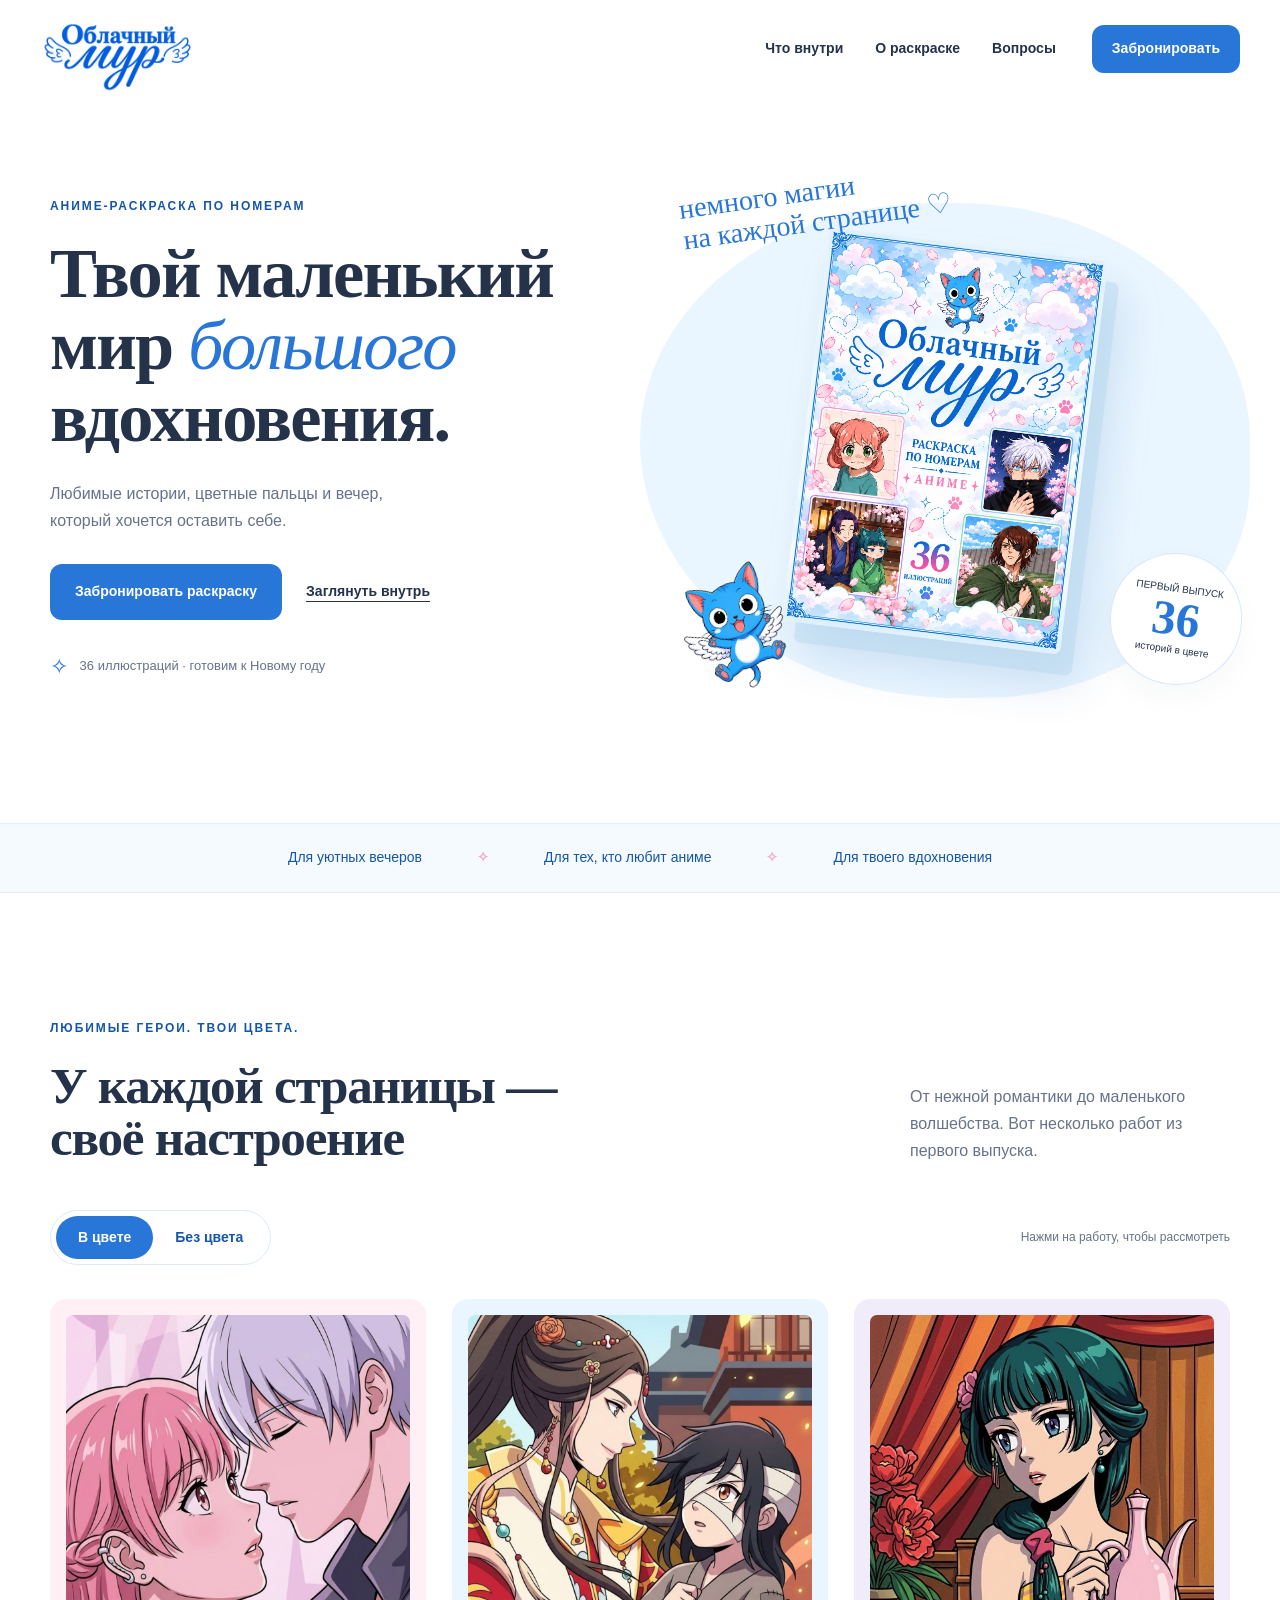
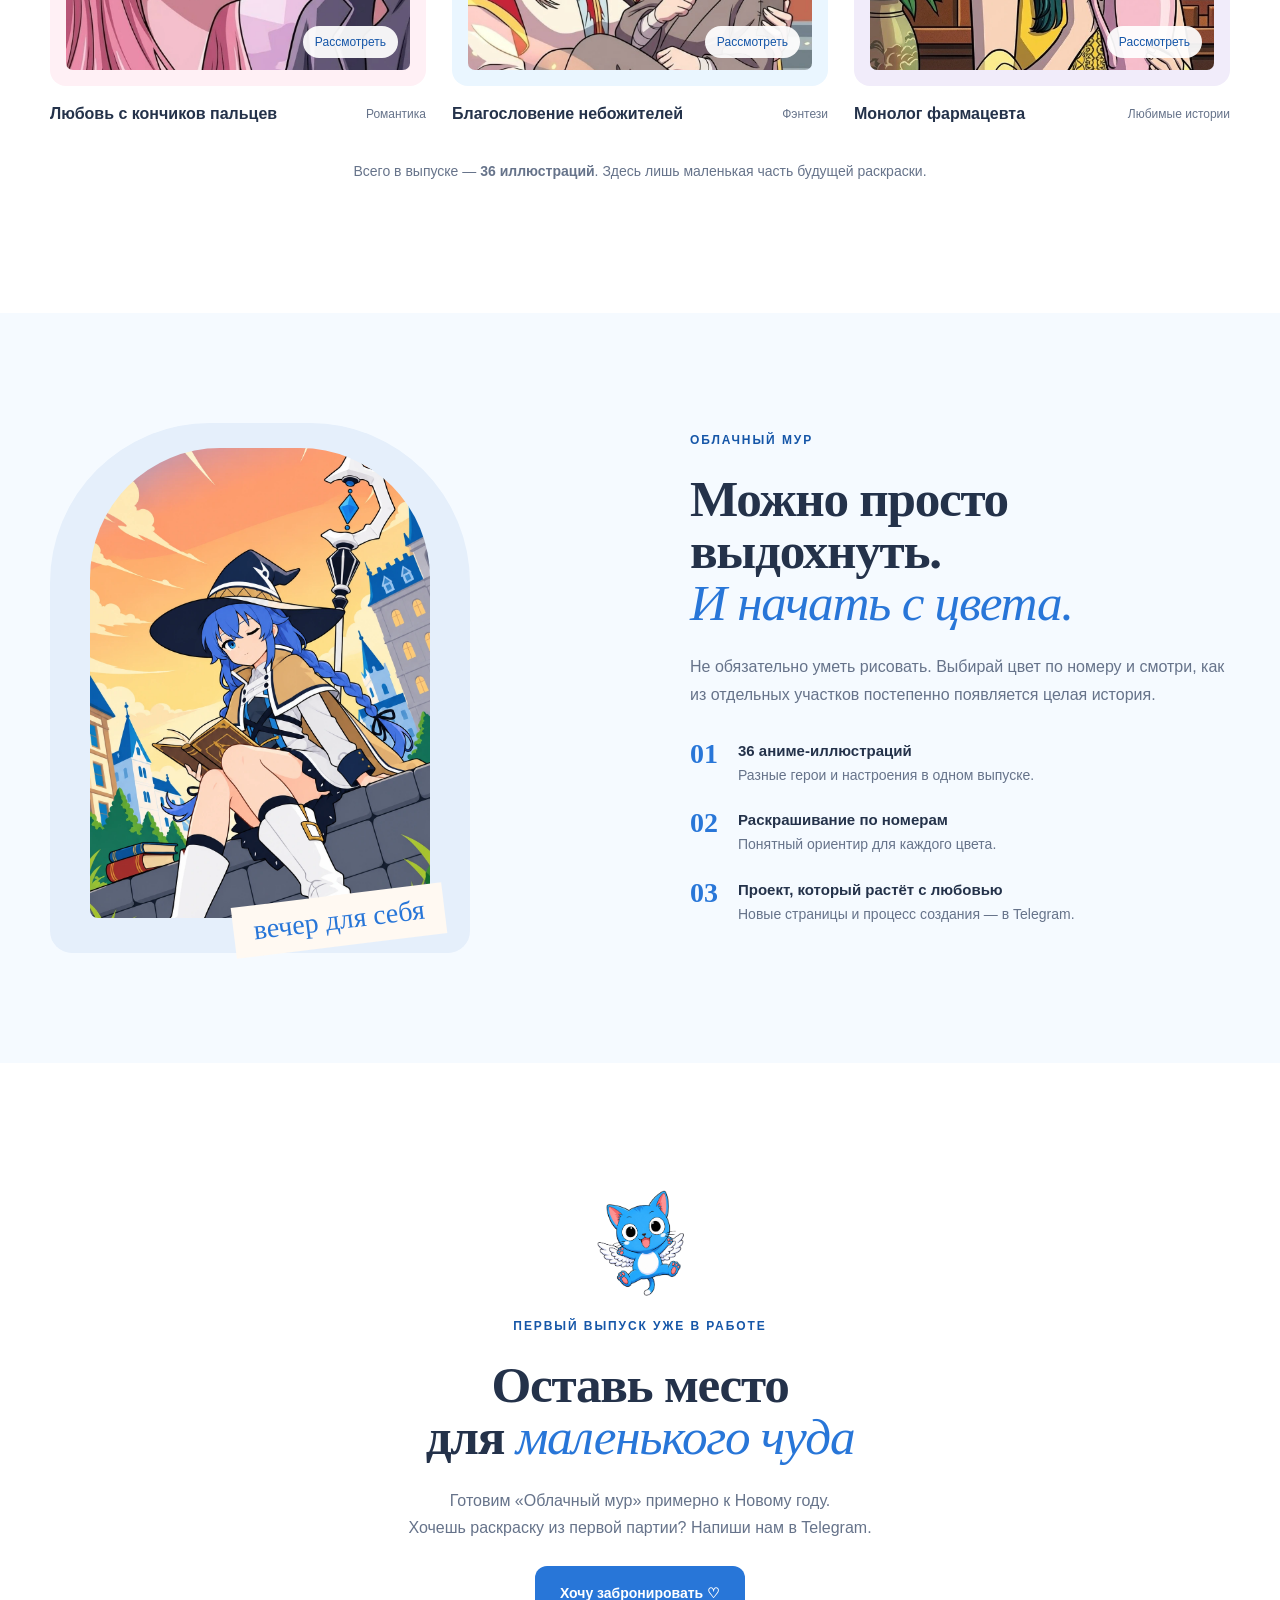
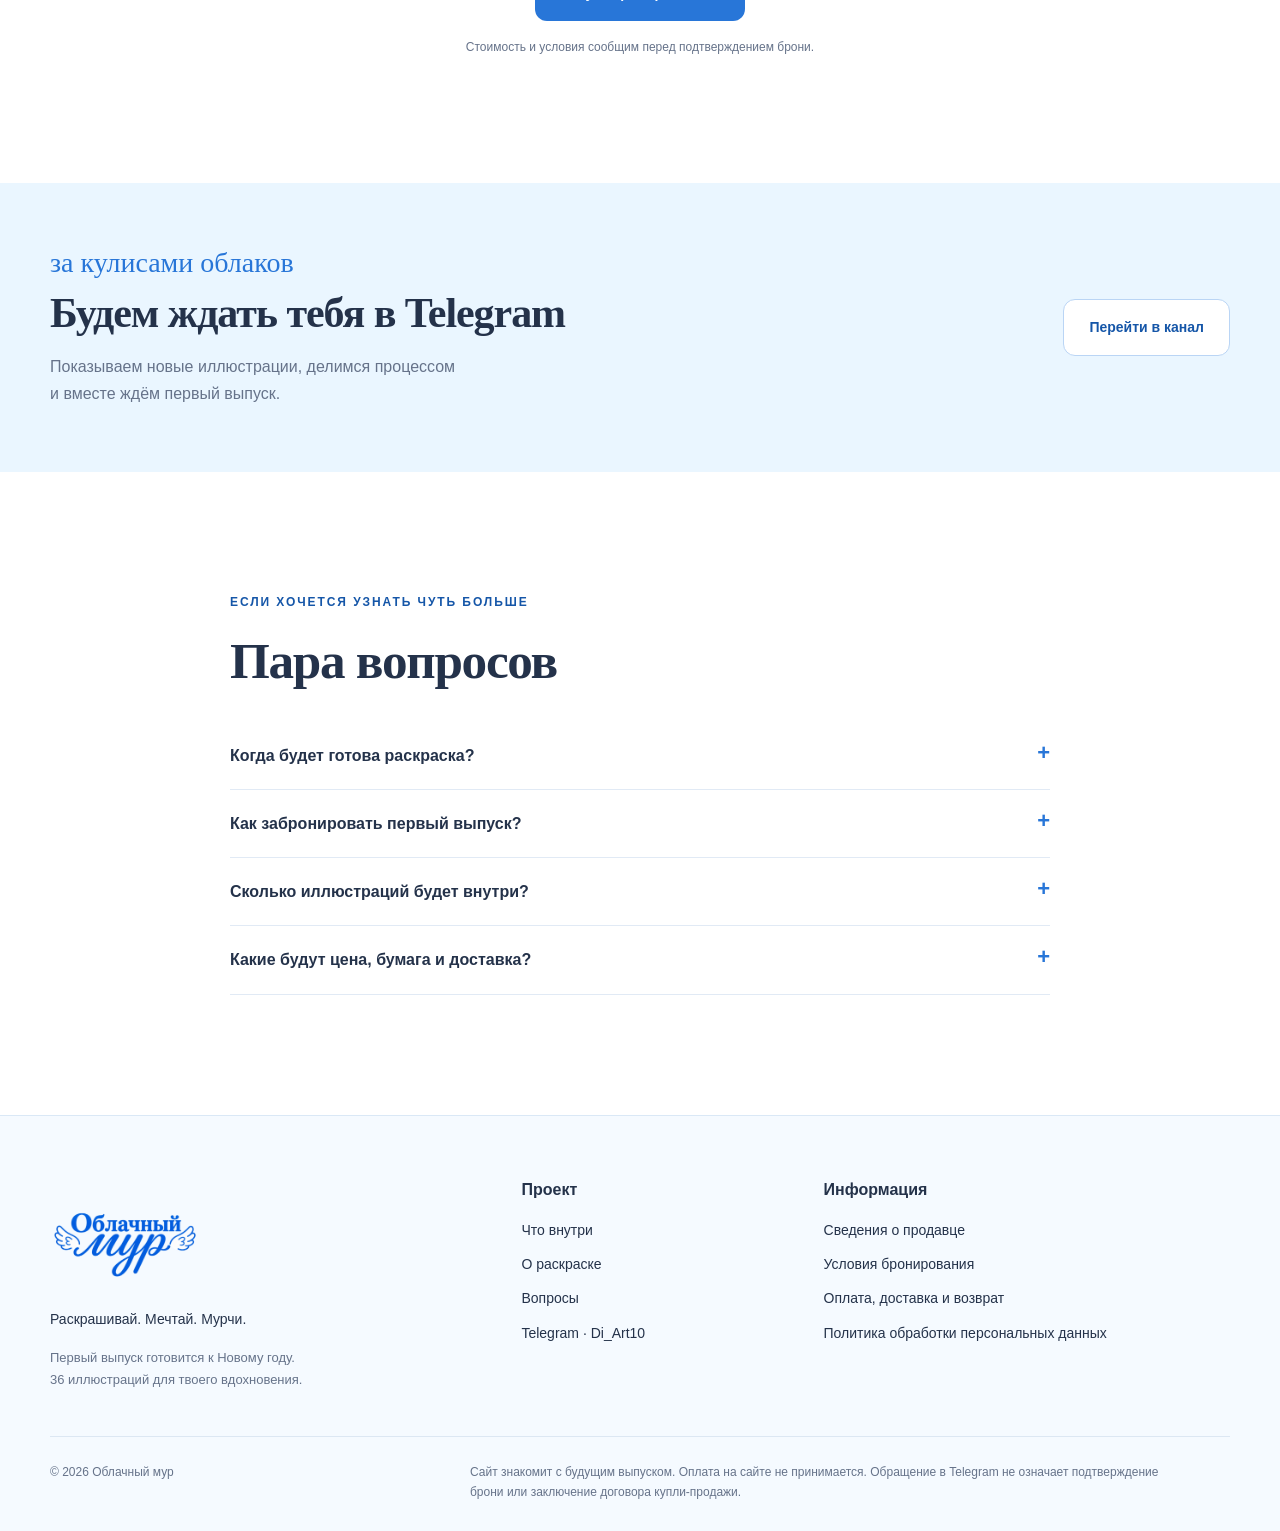
<file: index.html>
<!doctype html>
<html lang="ru"><head><meta charset="utf-8"><meta name="viewport" content="width=device-width,initial-scale=1"><meta name="theme-color" content="#EAF6FF"><title>Облачный мур — аниме-раскраска по номерам</title><meta name="description" content="36 аниме-иллюстраций для уютных вечеров. Первый выпуск «Облачного мура» готовится к Новому году. Посмотрите страницы и узнайте о бронировании."><link rel="icon" href="cat.webp"><link rel="stylesheet" href="style.css"></head>
<body><a class="skip" href="#main">К содержимому</a>
<header class="header"><a href="#" class="brand" aria-label="Облачный мур — главная"><img src="logo.webp" alt="Облачный мур"></a><button class="menu-toggle" aria-expanded="false" aria-controls="navigation">Меню</button><nav id="navigation" aria-label="Главная навигация"><a href="#inside">Что внутри</a><a href="#about">О раскраске</a><a href="#questions">Вопросы</a></nav><a class="button small" href="#reserve">Забронировать</a></header>
<main id="main"><section class="hero wrap"><div class="hero-copy"><span class="eyebrow">АНИМЕ-РАСКРАСКА ПО НОМЕРАМ</span><h1>Твой маленький<br>мир <em>большого</em><br>вдохновения.</h1><p>Любимые истории, цветные пальцы и вечер, который хочется оставить себе.</p><div class="actions"><a class="button" href="#reserve">Забронировать раскраску</a><a class="text-link" href="#inside">Заглянуть внутрь</a></div><div class="hero-note"><span class="mini-star">✧</span> 36 иллюстраций · готовим к Новому году</div></div><div class="hero-art"><div class="halo"></div><span class="handwriting hero-script">немного магии<br>на каждой странице ♡</span><img class="cover" src="cover.webp" alt="Обложка аниме-раскраски «Облачный мур», 36 иллюстраций" fetchpriority="high"><img class="mascot" src="cat.webp" alt="Голубой крылатый котик — маскот проекта"><span class="edition">ПЕРВЫЙ ВЫПУСК<br><strong>36</strong> историй в цвете</span></div></section>
<div class="ribbon"><span>Для уютных вечеров</span><b>✧</b><span>Для тех, кто любит аниме</span><b>✧</b><span>Для твоего вдохновения</span></div>
<section id="inside" class="gallery-section wrap"><div class="section-top"><div><span class="eyebrow">ЛЮБИМЫЕ ГЕРОИ. ТВОИ ЦВЕТА.</span><h2>У каждой страницы —<br>своё настроение</h2></div><p>От нежной романтики до маленького волшебства. Вот несколько работ из первого выпуска.</p></div><div class="gallery-toolbar"><div class="switch" role="group" aria-label="Вид иллюстраций"><button class="active" data-view="color" aria-pressed="true">В цвете</button><button data-view="line" aria-pressed="false">Без цвета</button></div><span>Нажми на работу, чтобы рассмотреть</span></div>
<div class="gallery"><button class="art-card" data-color="romance" data-line="romance-line" data-title="Любовь с кончиков пальцев"><div class="picture"><img src="romance.webp" alt="Романтическая аниме-иллюстрация" loading="lazy"><span class="zoom">Рассмотреть</span></div><span class="card-caption"><strong>Любовь с кончиков пальцев</strong><small>Романтика</small></span></button><button class="art-card" data-color="heaven" data-line="heaven-line" data-title="Благословение небожителей"><div class="picture"><img src="heaven.webp" alt="Герои «Благословения небожителей»" loading="lazy"><span class="zoom">Рассмотреть</span></div><span class="card-caption"><strong>Благословение небожителей</strong><small>Фэнтези</small></span></button><button class="art-card" data-color="maomao" data-line="maomao-line" data-title="Монолог фармацевта"><div class="picture"><img src="maomao.webp" alt="Мао-Мао в интерьере дворца" loading="lazy"><span class="zoom">Рассмотреть</span></div><span class="card-caption"><strong>Монолог фармацевта</strong><small>Любимые истории</small></span></button></div><p class="gallery-foot">Всего в выпуске — <strong>36 иллюстраций</strong>. Здесь лишь маленькая часть будущей раскраски.</p></section>
<section id="about" class="about"><div class="wrap about-grid"><div class="about-photo"><img src="witch.webp" alt="Синеволосая ведьма на фоне закатного города" loading="lazy"><span class="handwriting">вечер для себя</span></div><div><span class="eyebrow">ОБЛАЧНЫЙ МУР</span><h2>Можно просто<br>выдохнуть.<br><em>И начать с цвета.</em></h2><p>Не обязательно уметь рисовать. Выбирай цвет по номеру и смотри, как из отдельных участков постепенно появляется целая история.</p><div class="features"><div><span>01</span><p><strong>36 аниме-иллюстраций</strong><br>Разные герои и настроения в одном выпуске.</p></div><div><span>02</span><p><strong>Раскрашивание по номерам</strong><br>Понятный ориентир для каждого цвета.</p></div><div><span>03</span><p><strong>Проект, который растёт с любовью</strong><br>Новые страницы и процесс создания — в Telegram.</p></div></div></div></div></section>
<section id="reserve" class="reserve wrap"><img src="cat.webp" alt="" loading="lazy"><span class="eyebrow">ПЕРВЫЙ ВЫПУСК УЖЕ В РАБОТЕ</span><h2>Оставь место<br>для <em>маленького чуда</em></h2><p>Готовим «Облачный мур» примерно к Новому году.<br>Хочешь раскраску из первой партии? Напиши нам в Telegram.</p><button class="button" id="reserve-button">Хочу забронировать ♡</button><span class="reserve-note">Стоимость и условия сообщим перед подтверждением брони.</span></section>
<section class="telegram"><div class="wrap telegram-inner"><div><span class="handwriting">за кулисами облаков</span><h2>Будем ждать тебя в Telegram</h2><p>Показываем новые иллюстрации, делимся процессом<br>и вместе ждём первый выпуск.</p></div><a class="button secondary" href="https://t.me/Di_Art10" target="_blank" rel="noopener noreferrer">Перейти в канал</a></div></section>
<section id="questions" class="faq wrap"><span class="eyebrow">ЕСЛИ ХОЧЕТСЯ УЗНАТЬ ЧУТЬ БОЛЬШЕ</span><h2>Пара вопросов</h2><details><summary>Когда будет готова раскраска?</summary><p>Ориентируемся на Новый год — начало 2027 года. Точную дату и новости подготовки опубликуем в Telegram.</p></details><details><summary>Как забронировать первый выпуск?</summary><p>Нажми «Хочу забронировать», скопируй подготовленное сообщение и отправь его в Telegram. Бронь будет оформлена после личного подтверждения.</p></details><details><summary>Сколько иллюстраций будет внутри?</summary><p>В первом выпуске планируется 36 иллюстраций в аниме-эстетике. В галерее можно посмотреть цветные примеры и незакрашенные страницы.</p></details><details><summary>Какие будут цена, бумага и доставка?</summary><p>Эти детали ещё уточняются. Расскажем о них в канале до подтверждения бронирования.</p></details></section>
</main><footer class="site-footer"><div class="wrap"><div class="footer-grid"><div><a class="brand" href="index.html"><img src="logo.webp" alt="Облачный мур"></a><p class="footer-tagline">Раскрашивай. Мечтай. Мурчи.</p><p class="footer-note">Первый выпуск готовится к Новому году.<br>36 иллюстраций для твоего вдохновения.</p></div><div><h3>Проект</h3><a href="index.html#inside">Что внутри</a><a href="index.html#about">О раскраске</a><a href="index.html#questions">Вопросы</a><a href="https://t.me/Di_Art10" target="_blank" rel="noopener noreferrer">Telegram · Di_Art10</a></div><div><h3>Информация</h3><a href="seller.html">Сведения о продавце</a><a href="reservation.html">Условия бронирования</a><a href="delivery.html">Оплата, доставка и возврат</a><a href="privacy.html">Политика обработки персональных данных</a></div></div><div class="footer-bottom"><span>© 2026 Облачный мур</span><p>Сайт знакомит с будущим выпуском. Оплата на сайте не принимается. Обращение в Telegram не означает подтверждение брони или заключение договора купли-продажи.</p></div></div></footer>
<dialog id="art-dialog"><button class="close" aria-label="Закрыть просмотр">×</button><h3></h3><img alt=""><button class="button secondary" id="dialog-switch">Посмотреть без цвета</button></dialog>
<dialog id="reserve-dialog"><button class="close" aria-label="Закрыть">×</button><span class="eyebrow">ДО ВСТРЕЧИ В TELEGRAM</span><h2>Твоя первая<br>страница истории</h2><p>Скопируй сообщение и отправь его в Telegram. Мы обсудим детали и подтвердим бронь лично.</p><textarea id="message" readonly aria-label="Сообщение для бронирования">Здравствуйте! Хочу забронировать первый выпуск раскраски «Облачный мур» с 36 иллюстрациями. Подскажите, пожалуйста, стоимость и условия 🤍</textarea><button class="button" id="copy">Скопировать сообщение</button><a class="button secondary" href="https://t.me/Di_Art10" target="_blank" rel="noopener noreferrer">Открыть Telegram</a><p class="status" role="status"></p></dialog>
<script src="script.js"></script></body></html>
</file>
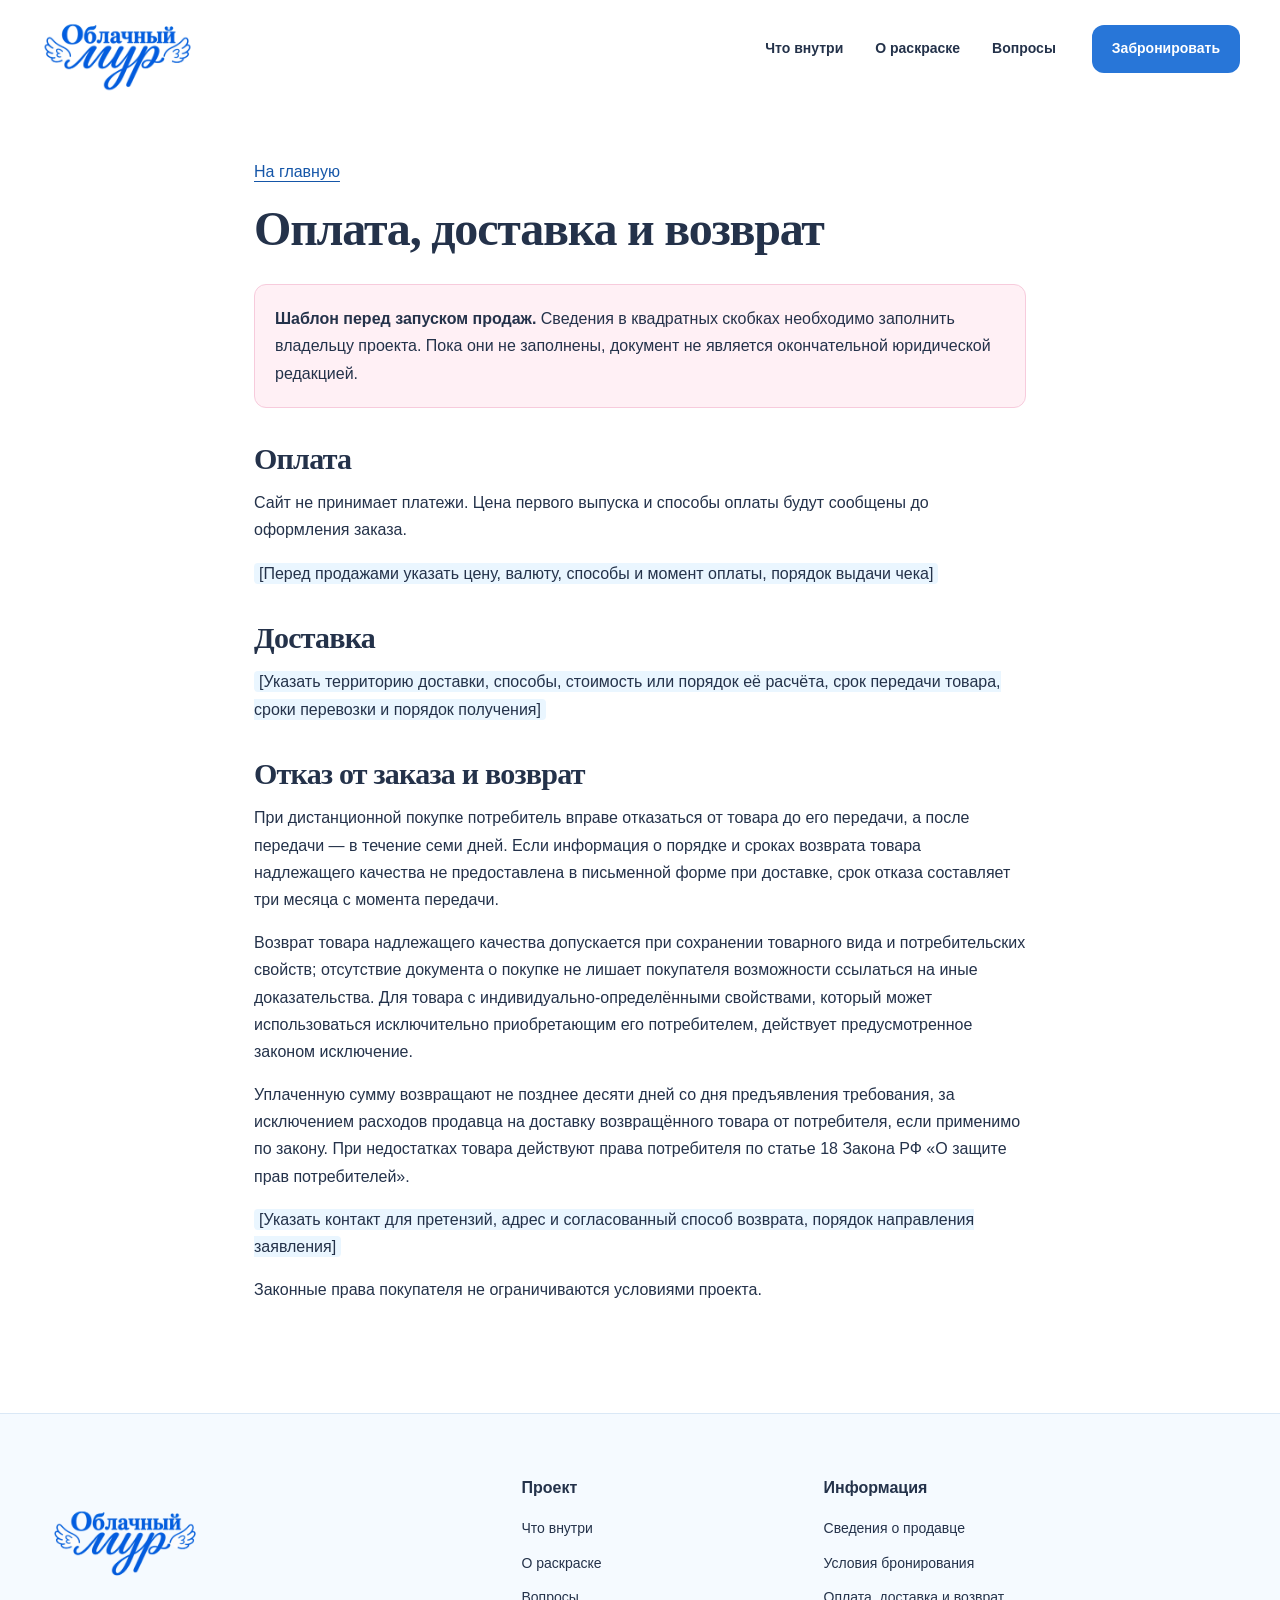
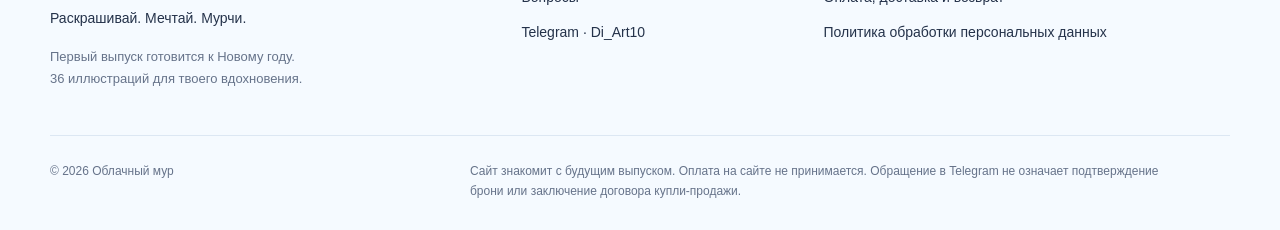
<file: delivery.html>
<!doctype html><html lang="ru"><head><meta charset="utf-8"><meta name="viewport" content="width=device-width,initial-scale=1"><title>Оплата, доставка и возврат — Облачный мур</title><meta name="robots" content="noindex"><link rel="icon" href="cat.webp"><link rel="stylesheet" href="style.css"></head><body><header class="header"><a href="index.html" class="brand" aria-label="Облачный мур — главная"><img src="logo.webp" alt="Облачный мур"></a><button class="menu-toggle" aria-expanded="false" aria-controls="navigation">Меню</button><nav id="navigation" aria-label="Главная навигация"><a href="index.html#inside">Что внутри</a><a href="index.html#about">О раскраске</a><a href="index.html#questions">Вопросы</a></nav><a class="button small" href="index.html#reserve">Забронировать</a></header><main class="legal-page"><a href="index.html">На главную</a><h1>Оплата, доставка и возврат</h1><p class="draft-note"><strong>Шаблон перед запуском продаж.</strong> Сведения в квадратных скобках необходимо заполнить владельцу проекта. Пока они не заполнены, документ не является окончательной юридической редакцией.</p><h2>Оплата</h2><p>Сайт не принимает платежи. Цена первого выпуска и способы оплаты будут сообщены до оформления заказа.</p><p><span class="field">[Перед продажами указать цену, валюту, способы и момент оплаты, порядок выдачи чека]</span></p><h2>Доставка</h2><p><span class="field">[Указать территорию доставки, способы, стоимость или порядок её расчёта, срок передачи товара, сроки перевозки и порядок получения]</span></p><h2>Отказ от заказа и возврат</h2><p>При дистанционной покупке потребитель вправе отказаться от товара до его передачи, а после передачи — в течение семи дней. Если информация о порядке и сроках возврата товара надлежащего качества не предоставлена в письменной форме при доставке, срок отказа составляет три месяца с момента передачи.</p><p>Возврат товара надлежащего качества допускается при сохранении товарного вида и потребительских свойств; отсутствие документа о покупке не лишает покупателя возможности ссылаться на иные доказательства. Для товара с индивидуально-определёнными свойствами, который может использоваться исключительно приобретающим его потребителем, действует предусмотренное законом исключение.</p><p>Уплаченную сумму возвращают не позднее десяти дней со дня предъявления требования, за исключением расходов продавца на доставку возвращённого товара от потребителя, если применимо по закону. При недостатках товара действуют права потребителя по статье 18 Закона РФ «О защите прав потребителей».</p><p><span class="field">[Указать контакт для претензий, адрес и согласованный способ возврата, порядок направления заявления]</span></p><p>Законные права покупателя не ограничиваются условиями проекта.</p></main><footer class="site-footer"><div class="wrap"><div class="footer-grid"><div><a class="brand" href="index.html"><img src="logo.webp" alt="Облачный мур"></a><p class="footer-tagline">Раскрашивай. Мечтай. Мурчи.</p><p class="footer-note">Первый выпуск готовится к Новому году.<br>36 иллюстраций для твоего вдохновения.</p></div><div><h3>Проект</h3><a href="index.html#inside">Что внутри</a><a href="index.html#about">О раскраске</a><a href="index.html#questions">Вопросы</a><a href="https://t.me/Di_Art10" target="_blank" rel="noopener noreferrer">Telegram · Di_Art10</a></div><div><h3>Информация</h3><a href="seller.html">Сведения о продавце</a><a href="reservation.html">Условия бронирования</a><a href="delivery.html">Оплата, доставка и возврат</a><a href="privacy.html">Политика обработки персональных данных</a></div></div><div class="footer-bottom"><span>© 2026 Облачный мур</span><p>Сайт знакомит с будущим выпуском. Оплата на сайте не принимается. Обращение в Telegram не означает подтверждение брони или заключение договора купли-продажи.</p></div></div></footer><script>const b=document.querySelector('.menu-toggle'),n=document.querySelector('#navigation');b.addEventListener('click',()=>{const o=b.getAttribute('aria-expanded')!=='true';b.setAttribute('aria-expanded',String(o));n.classList.toggle('open',o)});</script></body></html>
</file>
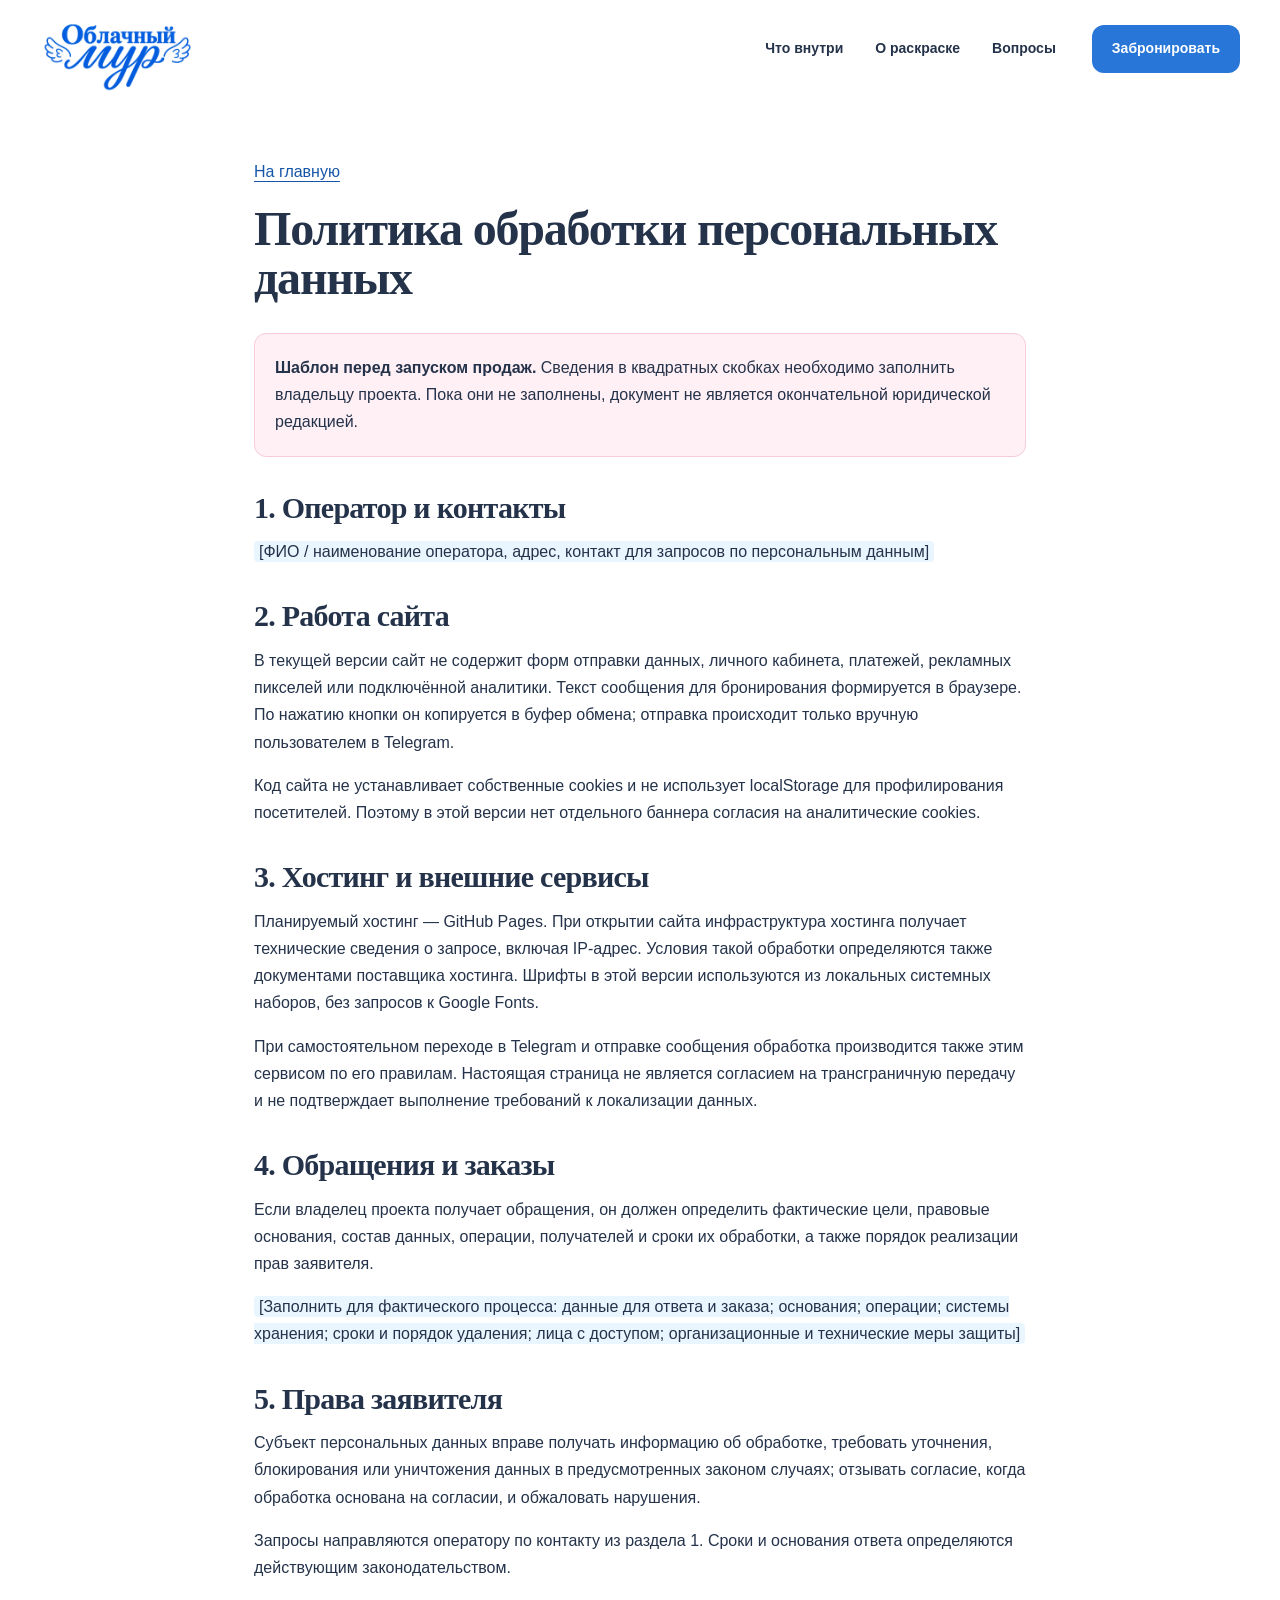
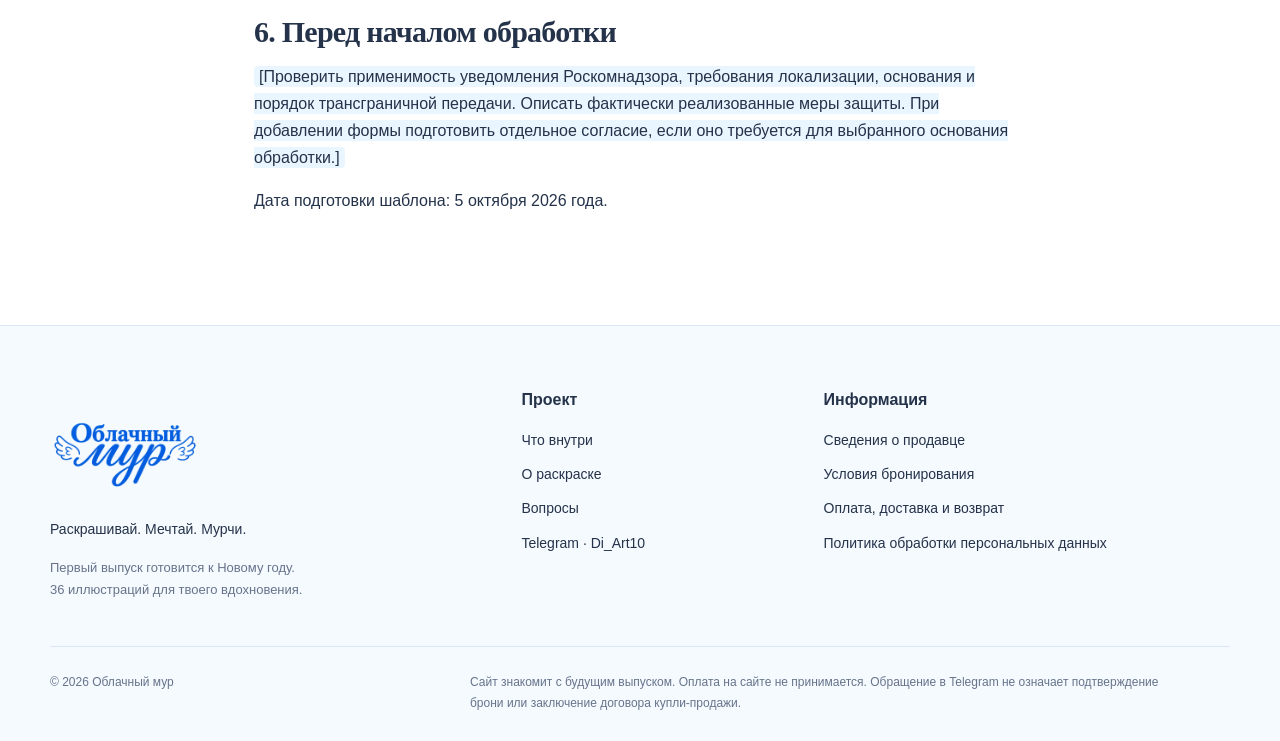
<file: privacy.html>
<!doctype html><html lang="ru"><head><meta charset="utf-8"><meta name="viewport" content="width=device-width,initial-scale=1"><title>Политика обработки персональных данных — Облачный мур</title><meta name="robots" content="noindex"><link rel="icon" href="cat.webp"><link rel="stylesheet" href="style.css"></head><body><header class="header"><a href="index.html" class="brand" aria-label="Облачный мур — главная"><img src="logo.webp" alt="Облачный мур"></a><button class="menu-toggle" aria-expanded="false" aria-controls="navigation">Меню</button><nav id="navigation" aria-label="Главная навигация"><a href="index.html#inside">Что внутри</a><a href="index.html#about">О раскраске</a><a href="index.html#questions">Вопросы</a></nav><a class="button small" href="index.html#reserve">Забронировать</a></header><main class="legal-page"><a href="index.html">На главную</a><h1>Политика обработки персональных данных</h1><p class="draft-note"><strong>Шаблон перед запуском продаж.</strong> Сведения в квадратных скобках необходимо заполнить владельцу проекта. Пока они не заполнены, документ не является окончательной юридической редакцией.</p><h2>1. Оператор и контакты</h2><p><span class="field">[ФИО / наименование оператора, адрес, контакт для запросов по персональным данным]</span></p><h2>2. Работа сайта</h2><p>В текущей версии сайт не содержит форм отправки данных, личного кабинета, платежей, рекламных пикселей или подключённой аналитики. Текст сообщения для бронирования формируется в браузере. По нажатию кнопки он копируется в буфер обмена; отправка происходит только вручную пользователем в Telegram.</p><p>Код сайта не устанавливает собственные cookies и не использует localStorage для профилирования посетителей. Поэтому в этой версии нет отдельного баннера согласия на аналитические cookies.</p><h2>3. Хостинг и внешние сервисы</h2><p>Планируемый хостинг — GitHub Pages. При открытии сайта инфраструктура хостинга получает технические сведения о запросе, включая IP-адрес. Условия такой обработки определяются также документами поставщика хостинга. Шрифты в этой версии используются из локальных системных наборов, без запросов к Google Fonts.</p><p>При самостоятельном переходе в Telegram и отправке сообщения обработка производится также этим сервисом по его правилам. Настоящая страница не является согласием на трансграничную передачу и не подтверждает выполнение требований к локализации данных.</p><h2>4. Обращения и заказы</h2><p>Если владелец проекта получает обращения, он должен определить фактические цели, правовые основания, состав данных, операции, получателей и сроки их обработки, а также порядок реализации прав заявителя.</p><p><span class="field">[Заполнить для фактического процесса: данные для ответа и заказа; основания; операции; системы хранения; сроки и порядок удаления; лица с доступом; организационные и технические меры защиты]</span></p><h2>5. Права заявителя</h2><p>Субъект персональных данных вправе получать информацию об обработке, требовать уточнения, блокирования или уничтожения данных в предусмотренных законом случаях; отзывать согласие, когда обработка основана на согласии, и обжаловать нарушения.</p><p>Запросы направляются оператору по контакту из раздела 1. Сроки и основания ответа определяются действующим законодательством.</p><h2>6. Перед началом обработки</h2><p><span class="field">[Проверить применимость уведомления Роскомнадзора, требования локализации, основания и порядок трансграничной передачи. Описать фактически реализованные меры защиты. При добавлении формы подготовить отдельное согласие, если оно требуется для выбранного основания обработки.]</span></p><p>Дата подготовки шаблона: 5 октября 2026 года.</p></main><footer class="site-footer"><div class="wrap"><div class="footer-grid"><div><a class="brand" href="index.html"><img src="logo.webp" alt="Облачный мур"></a><p class="footer-tagline">Раскрашивай. Мечтай. Мурчи.</p><p class="footer-note">Первый выпуск готовится к Новому году.<br>36 иллюстраций для твоего вдохновения.</p></div><div><h3>Проект</h3><a href="index.html#inside">Что внутри</a><a href="index.html#about">О раскраске</a><a href="index.html#questions">Вопросы</a><a href="https://t.me/Di_Art10" target="_blank" rel="noopener noreferrer">Telegram · Di_Art10</a></div><div><h3>Информация</h3><a href="seller.html">Сведения о продавце</a><a href="reservation.html">Условия бронирования</a><a href="delivery.html">Оплата, доставка и возврат</a><a href="privacy.html">Политика обработки персональных данных</a></div></div><div class="footer-bottom"><span>© 2026 Облачный мур</span><p>Сайт знакомит с будущим выпуском. Оплата на сайте не принимается. Обращение в Telegram не означает подтверждение брони или заключение договора купли-продажи.</p></div></div></footer><script>const b=document.querySelector('.menu-toggle'),n=document.querySelector('#navigation');b.addEventListener('click',()=>{const o=b.getAttribute('aria-expanded')!=='true';b.setAttribute('aria-expanded',String(o));n.classList.toggle('open',o)});</script></body></html>
</file>
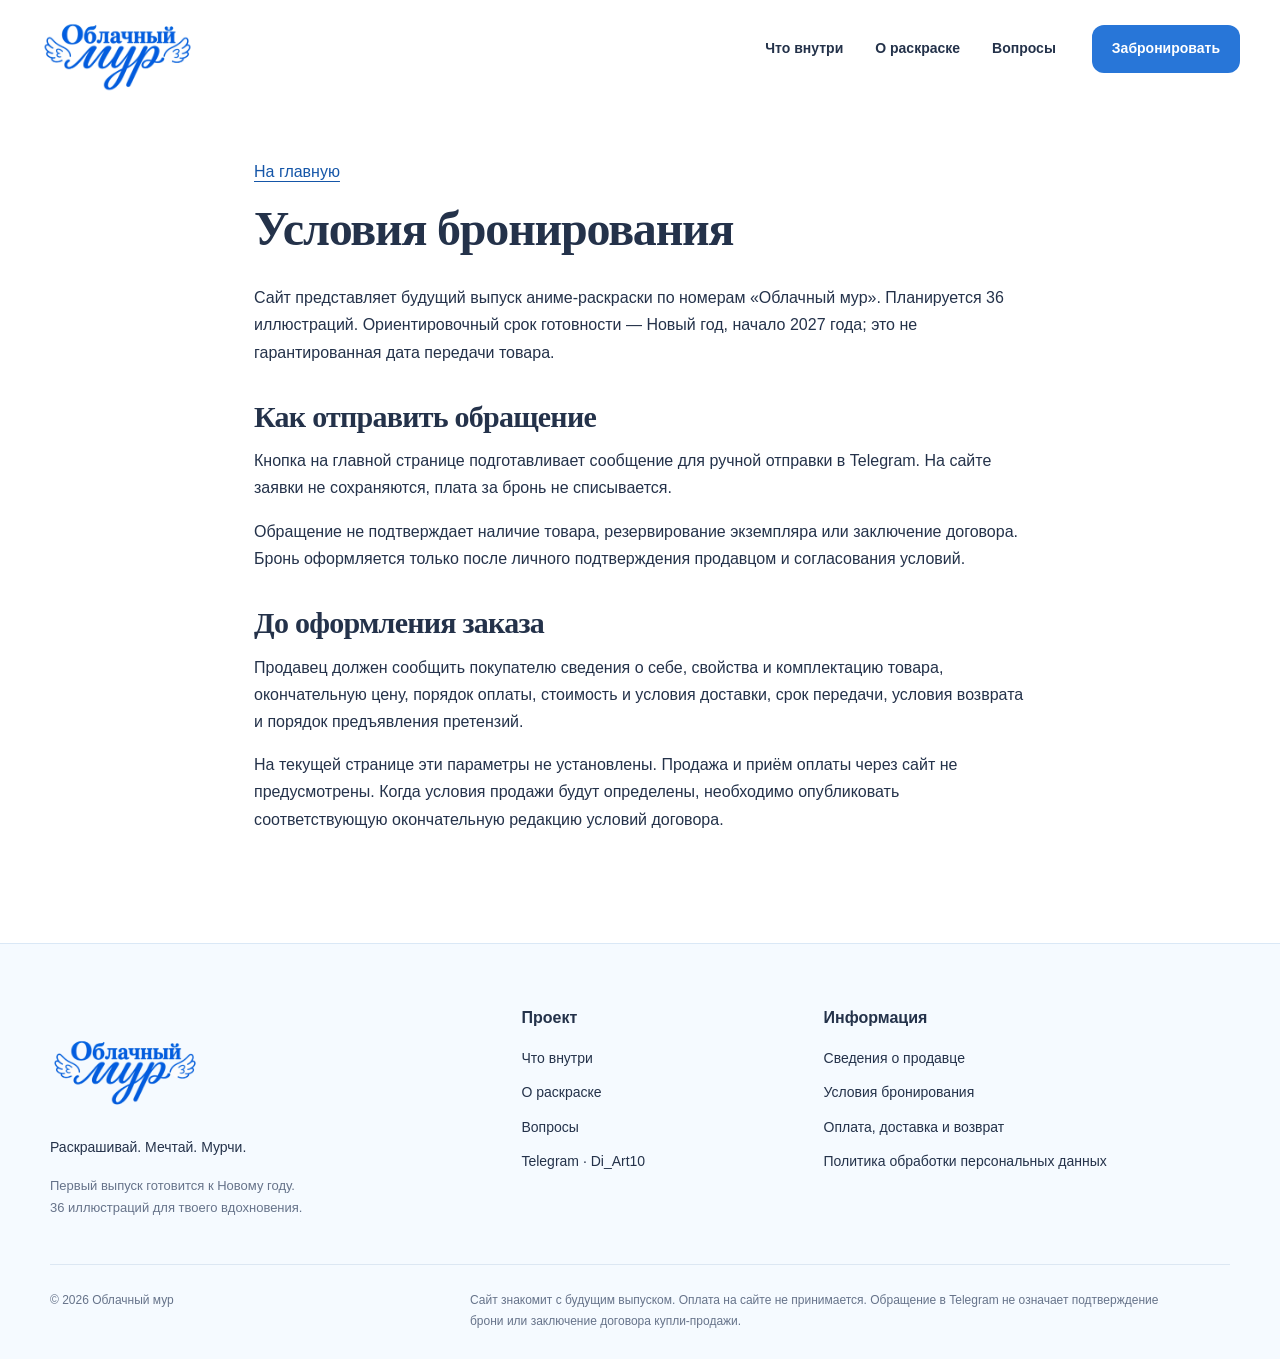
<file: reservation.html>
<!doctype html><html lang="ru"><head><meta charset="utf-8"><meta name="viewport" content="width=device-width,initial-scale=1"><title>Условия бронирования — Облачный мур</title><meta name="robots" content="noindex"><link rel="icon" href="cat.webp"><link rel="stylesheet" href="style.css"></head><body><header class="header"><a href="index.html" class="brand" aria-label="Облачный мур — главная"><img src="logo.webp" alt="Облачный мур"></a><button class="menu-toggle" aria-expanded="false" aria-controls="navigation">Меню</button><nav id="navigation" aria-label="Главная навигация"><a href="index.html#inside">Что внутри</a><a href="index.html#about">О раскраске</a><a href="index.html#questions">Вопросы</a></nav><a class="button small" href="index.html#reserve">Забронировать</a></header><main class="legal-page"><a href="index.html">На главную</a><h1>Условия бронирования</h1><p>Сайт представляет будущий выпуск аниме-раскраски по номерам «Облачный мур». Планируется 36 иллюстраций. Ориентировочный срок готовности — Новый год, начало 2027 года; это не гарантированная дата передачи товара.</p><h2>Как отправить обращение</h2><p>Кнопка на главной странице подготавливает сообщение для ручной отправки в Telegram. На сайте заявки не сохраняются, плата за бронь не списывается.</p><p>Обращение не подтверждает наличие товара, резервирование экземпляра или заключение договора. Бронь оформляется только после личного подтверждения продавцом и согласования условий.</p><h2>До оформления заказа</h2><p>Продавец должен сообщить покупателю сведения о себе, свойства и комплектацию товара, окончательную цену, порядок оплаты, стоимость и условия доставки, срок передачи, условия возврата и порядок предъявления претензий.</p><p>На текущей странице эти параметры не установлены. Продажа и приём оплаты через сайт не предусмотрены. Когда условия продажи будут определены, необходимо опубликовать соответствующую окончательную редакцию условий договора.</p></main><footer class="site-footer"><div class="wrap"><div class="footer-grid"><div><a class="brand" href="index.html"><img src="logo.webp" alt="Облачный мур"></a><p class="footer-tagline">Раскрашивай. Мечтай. Мурчи.</p><p class="footer-note">Первый выпуск готовится к Новому году.<br>36 иллюстраций для твоего вдохновения.</p></div><div><h3>Проект</h3><a href="index.html#inside">Что внутри</a><a href="index.html#about">О раскраске</a><a href="index.html#questions">Вопросы</a><a href="https://t.me/Di_Art10" target="_blank" rel="noopener noreferrer">Telegram · Di_Art10</a></div><div><h3>Информация</h3><a href="seller.html">Сведения о продавце</a><a href="reservation.html">Условия бронирования</a><a href="delivery.html">Оплата, доставка и возврат</a><a href="privacy.html">Политика обработки персональных данных</a></div></div><div class="footer-bottom"><span>© 2026 Облачный мур</span><p>Сайт знакомит с будущим выпуском. Оплата на сайте не принимается. Обращение в Telegram не означает подтверждение брони или заключение договора купли-продажи.</p></div></div></footer><script>const b=document.querySelector('.menu-toggle'),n=document.querySelector('#navigation');b.addEventListener('click',()=>{const o=b.getAttribute('aria-expanded')!=='true';b.setAttribute('aria-expanded',String(o));n.classList.toggle('open',o)});</script></body></html>
</file>
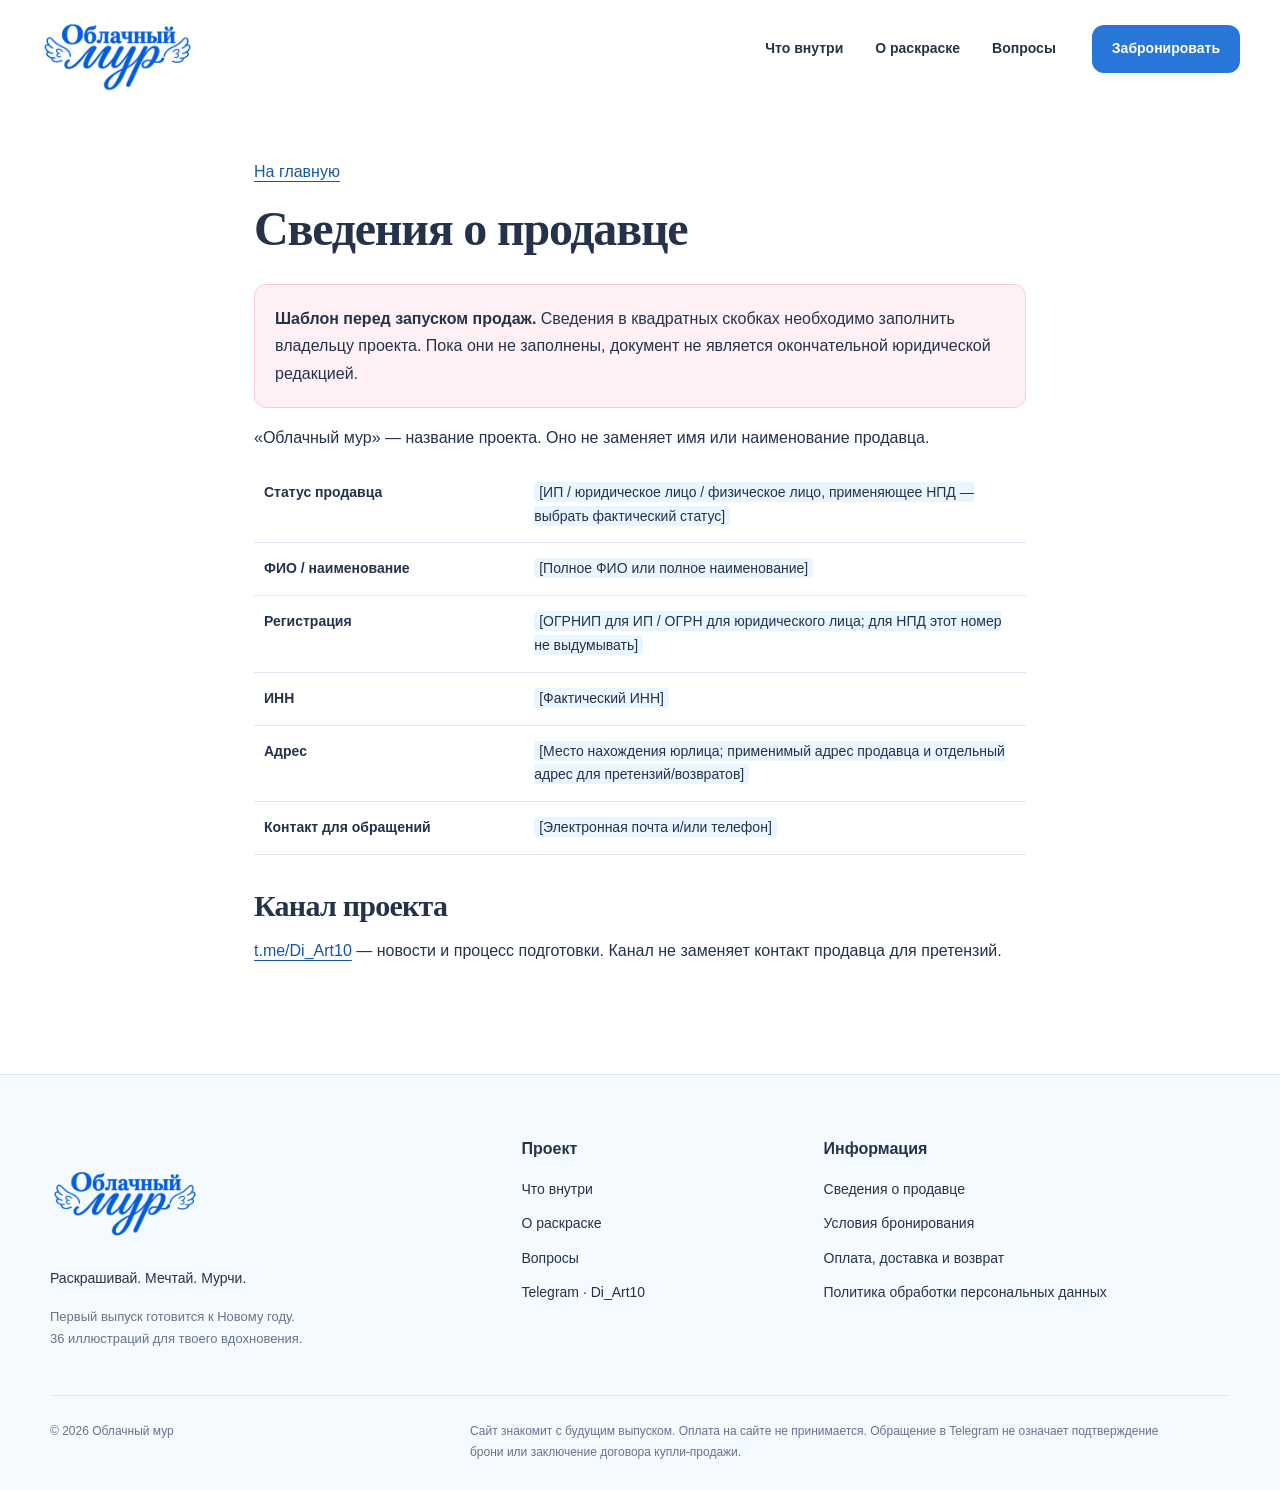
<file: seller.html>
<!doctype html><html lang="ru"><head><meta charset="utf-8"><meta name="viewport" content="width=device-width,initial-scale=1"><title>Сведения о продавце — Облачный мур</title><meta name="robots" content="noindex"><link rel="icon" href="cat.webp"><link rel="stylesheet" href="style.css"></head><body><header class="header"><a href="index.html" class="brand" aria-label="Облачный мур — главная"><img src="logo.webp" alt="Облачный мур"></a><button class="menu-toggle" aria-expanded="false" aria-controls="navigation">Меню</button><nav id="navigation" aria-label="Главная навигация"><a href="index.html#inside">Что внутри</a><a href="index.html#about">О раскраске</a><a href="index.html#questions">Вопросы</a></nav><a class="button small" href="index.html#reserve">Забронировать</a></header><main class="legal-page"><a href="index.html">На главную</a><h1>Сведения о продавце</h1><p class="draft-note"><strong>Шаблон перед запуском продаж.</strong> Сведения в квадратных скобках необходимо заполнить владельцу проекта. Пока они не заполнены, документ не является окончательной юридической редакцией.</p><p>«Облачный мур» — название проекта. Оно не заменяет имя или наименование продавца.</p><table><tr><td>Статус продавца</td><td><span class="field">[ИП / юридическое лицо / физическое лицо, применяющее НПД — выбрать фактический статус]</span></td></tr><tr><td>ФИО / наименование</td><td><span class="field">[Полное ФИО или полное наименование]</span></td></tr><tr><td>Регистрация</td><td><span class="field">[ОГРНИП для ИП / ОГРН для юридического лица; для НПД этот номер не выдумывать]</span></td></tr><tr><td>ИНН</td><td><span class="field">[Фактический ИНН]</span></td></tr><tr><td>Адрес</td><td><span class="field">[Место нахождения юрлица; применимый адрес продавца и отдельный адрес для претензий/возвратов]</span></td></tr><tr><td>Контакт для обращений</td><td><span class="field">[Электронная почта и/или телефон]</span></td></tr></table><h2>Канал проекта</h2><p><a href="https://t.me/Di_Art10" target="_blank" rel="noopener noreferrer">t.me/Di_Art10</a> — новости и процесс подготовки. Канал не заменяет контакт продавца для претензий.</p></main><footer class="site-footer"><div class="wrap"><div class="footer-grid"><div><a class="brand" href="index.html"><img src="logo.webp" alt="Облачный мур"></a><p class="footer-tagline">Раскрашивай. Мечтай. Мурчи.</p><p class="footer-note">Первый выпуск готовится к Новому году.<br>36 иллюстраций для твоего вдохновения.</p></div><div><h3>Проект</h3><a href="index.html#inside">Что внутри</a><a href="index.html#about">О раскраске</a><a href="index.html#questions">Вопросы</a><a href="https://t.me/Di_Art10" target="_blank" rel="noopener noreferrer">Telegram · Di_Art10</a></div><div><h3>Информация</h3><a href="seller.html">Сведения о продавце</a><a href="reservation.html">Условия бронирования</a><a href="delivery.html">Оплата, доставка и возврат</a><a href="privacy.html">Политика обработки персональных данных</a></div></div><div class="footer-bottom"><span>© 2026 Облачный мур</span><p>Сайт знакомит с будущим выпуском. Оплата на сайте не принимается. Обращение в Telegram не означает подтверждение брони или заключение договора купли-продажи.</p></div></div></footer><script>const b=document.querySelector('.menu-toggle'),n=document.querySelector('#navigation');b.addEventListener('click',()=>{const o=b.getAttribute('aria-expanded')!=='true';b.setAttribute('aria-expanded',String(o));n.classList.toggle('open',o)});</script></body></html>
</file>
<file: style.css>
:root{--blue:#2876D8;--deep:#1556A8;--sky:#EAF6FF;--light:#F5FAFF;--pink:#F7A9C4;--pink-bg:#FFF0F5;--lavender:#C8B6F2;--cream:#FFF9F2;--ink:#24324A;--white:#fff}*{box-sizing:border-box}html{scroll-behavior:smooth;scroll-padding-top:110px}body{margin:0;color:var(--ink);background:white;font:16px/1.7 Manrope,Arial,sans-serif}button,a{-webkit-tap-highlight-color:transparent}a{color:inherit;text-decoration:none}button{font:inherit;cursor:pointer}img{display:block;max-width:100%}h1,h2,h3,p{margin:0}h1,h2,h3{font-family:'Cormorant Garamond',Georgia,serif;line-height:1.02;letter-spacing:-.025em;font-weight:600}h1{font-size:clamp(52px,5.5vw,83px)}h2{font-size:clamp(40px,4vw,60px)}em{font-weight:500;color:var(--blue)}.wrap{width:min(1180px,calc(100% - 80px));margin:auto}.eyebrow{display:block;font-size:12px;font-weight:800;letter-spacing:.16em;color:var(--deep);margin-bottom:22px}.header{height:98px;max-width:1320px;margin:auto;padding:16px 40px;display:flex;align-items:center;gap:36px}.brand{width:155px;flex-shrink:0}.brand img{width:100%}.header nav{display:flex;gap:32px;margin-left:auto;font-size:14px;font-weight:600}.header nav a:hover,.text-link:hover{color:var(--blue)}.button{border:0;display:inline-flex;justify-content:center;align-items:center;padding:16px 25px;border-radius:12px;background:var(--blue);color:white;font-weight:700;font-size:14px;transition:background .2s,transform .2s;min-height:50px}.button:hover{background:var(--deep);transform:translateY(-2px)}.small{padding:12px 20px;min-height:44px}.secondary{background:white;color:var(--deep);border:1px solid #bad5f5}.secondary:hover{background:var(--sky)}.menu-toggle{display:none}.hero{display:grid;grid-template-columns:1fr 1fr;align-items:center;min-height:665px;padding:48px 0 70px;gap:40px}.hero-copy>p{max-width:380px;margin:26px 0 30px;color:#66738a}.actions{display:flex;align-items:center;gap:24px;flex-wrap:wrap}.text-link{font-size:14px;text-decoration:underline;text-underline-offset:5px;font-weight:600}.hero-note{font-size:13px;margin-top:28px;color:#66738a}.mini-star{color:var(--blue);font-size:22px;vertical-align:middle;margin-right:8px}.hero-art{position:relative;min-height:545px;display:flex;align-items:center;justify-content:center}.halo{position:absolute;inset:35px -20px 15px;background:var(--sky);border-radius:48% 48% 44% 52%}.cover{width:280px;position:relative;transform:rotate(7deg);border-radius:7px;box-shadow:14px 20px 0 #b8daf080,20px 30px 45px #1556a826}.mascot{position:absolute;width:130px;bottom:20px;left:8px;transform:rotate(-12deg);animation:float 6s ease-in-out infinite}.handwriting{font-family:'Marck Script',cursive;color:var(--blue);font-size:28px;line-height:1.1}.hero-script{position:absolute;top:8px;left:20px;z-index:1;transform:rotate(-8deg)}.edition{position:absolute;right:-12px;bottom:28px;background:white;border:1px solid #dae8fa;box-shadow:0 12px 30px #24324a09;border-radius:50%;width:132px;height:132px;display:flex;flex-direction:column;align-items:center;justify-content:center;text-align:center;font-size:10px;line-height:1.3;transform:rotate(8deg)}.edition strong{font:600 48px/1 'Cormorant Garamond',serif;color:var(--blue)}.ribbon{background:var(--light);border-block:1px solid #e2edf8;display:flex;justify-content:center;gap:55px;padding:22px;font-size:14px;color:var(--deep)}.ribbon b{color:var(--pink)}.gallery-section{padding:95px 0}.section-top{display:flex;justify-content:space-between;align-items:flex-end;gap:30px}.section-top>p{max-width:320px;color:#66738a}.gallery-toolbar{display:flex;justify-content:space-between;align-items:center;margin:36px 0 25px;gap:20px}.gallery-toolbar>span{font-size:12px;color:#66738a}.switch{display:flex;border:1px solid #dce9f8;border-radius:50px;padding:5px}.switch button{border:0;background:transparent;border-radius:50px;padding:10px 22px;font-size:14px;color:var(--deep);font-weight:600}.switch button.active{background:var(--blue);color:white}.gallery{display:grid;grid-template-columns:repeat(3,1fr);gap:26px}.art-card{border:0;background:transparent;text-align:left;padding:0;color:var(--ink)}.picture{background:var(--pink-bg);padding:16px;border-radius:16px;position:relative;overflow:hidden}.art-card:nth-child(2) .picture{background:var(--sky)}.art-card:nth-child(3) .picture{background:#f1ecfa}.picture img{width:100%;height:355px;object-fit:cover;border-radius:7px;transition:transform .5s}.art-card:hover img{transform:scale(1.035)}.zoom{position:absolute;bottom:28px;right:28px;background:#ffffffed;padding:6px 12px;border-radius:30px;font-size:12px;color:var(--deep)}.card-caption{display:flex;justify-content:space-between;align-items:center;margin-top:14px;gap:10px}.card-caption strong{font-size:16px}.card-caption small{font-size:12px;color:#66738a}.gallery-foot{text-align:center;margin-top:32px;color:#66738a;font-size:14px}.about{background:var(--light);padding:85px 0}.about-grid{display:grid;grid-template-columns:1fr 1fr;gap:100px;align-items:center}.about-photo{position:relative;padding:25px 40px 35px;background:#e5effb;border-radius:160px 160px 22px 22px;max-width:420px}.about-photo img{max-height:470px;width:100%;object-fit:cover;border-radius:130px 130px 8px 8px}.about-photo .handwriting{position:absolute;bottom:8px;right:25px;transform:rotate(-7deg);background:var(--cream);padding:10px 20px}.about-grid>div>p{color:#66738a;margin-top:24px}.features{margin-top:30px}.features>div{display:flex;gap:20px;margin:20px 0}.features>div>span{color:var(--blue);font:600 28px 'Cormorant Garamond',serif}.features p{font-size:14px;color:#66738a}.features strong{color:var(--ink);font-size:15px}.reserve{text-align:center;padding:95px 0;position:relative}.reserve>img{width:110px;margin:0 auto 18px}.reserve p{margin:24px 0;color:#66738a}.reserve-note{display:block;font-size:12px;color:#66738a;margin-top:16px}.telegram{background:var(--sky);padding:50px 0}.telegram-inner{display:flex;align-items:center;justify-content:space-between;gap:30px}.telegram h2{font-size:42px;margin:12px 0 18px}.telegram p{color:#66738a}.faq{padding:85px 0;max-width:820px}.faq h2{margin-bottom:35px}.faq details{border-bottom:1px solid #e1eaf5;padding:20px 0}.faq summary{cursor:pointer;font-weight:600;list-style:none;display:flex;justify-content:space-between;gap:20px}.faq summary:after{content:'+';color:var(--blue);font-size:22px;line-height:1}.faq details[open] summary:after{content:'−'}.faq details p{margin-top:14px;color:#66738a}footer{border-top:1px solid #e1eaf5;display:flex;align-items:center;gap:30px;padding:30px 0;font-size:13px}footer .brand{width:130px}footer small{margin-left:auto}dialog{border:1px solid #dce9f8;border-radius:20px;padding:35px;width:min(520px,calc(100% - 32px));color:var(--ink);max-height:90vh;overflow:auto;box-shadow:0 24px 100px #24324a30}dialog::backdrop{background:#1b2e4e99;backdrop-filter:blur(5px)}.close{position:absolute;right:12px;top:8px;border:0;background:white;color:var(--deep);font-size:30px;min-width:44px;min-height:44px;border-radius:50%}dialog h2{font-size:43px}dialog p{margin:18px 0;color:#66738a}dialog .button{width:100%;margin-top:10px}textarea{width:100%;min-height:135px;resize:vertical;border:1px solid #cbdcf1;background:var(--light);border-radius:10px;padding:14px;color:var(--ink);font:14px/1.7 Manrope,Arial,sans-serif}#art-dialog{width:min(670px,calc(100% - 32px));text-align:center}#art-dialog h3{font-size:32px;margin-bottom:15px}#art-dialog img{max-height:65vh;object-fit:contain;margin:auto}.status{font-size:14px}.skip{position:fixed;top:-100px;left:15px;background:white;z-index:10;padding:10px}.skip:focus{top:10px}:focus-visible{outline:3px solid var(--deep);outline-offset:5px}body.modal-open{overflow:hidden}@keyframes float{50%{transform:translateY(-10px) rotate(-8deg)}}
@media(min-width:1450px){.hero{min-height:730px}}@media(max-width:1000px){.wrap{width:calc(100% - 48px)}.header{padding-inline:24px;gap:24px}.header nav{gap:18px}.hero{gap:20px;min-height:610px}.hero-art{min-height:480px}.cover{width:230px}.mascot{width:100px;left:0}.edition{width:110px;height:110px;right:0}.hero-script{font-size:24px;left:0}.ribbon{gap:25px}.picture img{height:280px}.card-caption{display:block}.card-caption small{display:block;margin-top:3px}.about-grid{gap:45px}.about-photo{padding-inline:25px}footer{gap:20px}}
@media(max-width:700px){html{scroll-padding-top:90px}.wrap{width:calc(100% - 36px)}.header{height:80px;padding:12px 18px;gap:10px;position:relative}.brand{width:115px}.header>.button{margin-left:auto;padding:10px 12px;font-size:12px}.menu-toggle{display:block;background:white;border:0;font-size:13px;padding:10px;order:3}.header nav{display:none;position:absolute;z-index:5;top:75px;left:18px;right:18px;background:white;padding:20px;box-shadow:0 12px 35px #24324a20;border-radius:12px;flex-direction:column}.header nav.open{display:flex}.hero{grid-template-columns:1fr;padding:35px 0 45px;gap:20px}.hero h1{font-size:58px}.hero-copy>p{margin:20px 0 24px}.eyebrow{font-size:11px;letter-spacing:.12em;margin-bottom:18px}.hero-art{min-height:450px;width:min(430px,100%);margin:auto}.cover{width:225px}.halo{inset:38px 0 10px}.hero-script{top:4px;left:5px}.mascot{bottom:8px;left:0}.edition{bottom:16px;right:0}.ribbon{flex-wrap:wrap;gap:8px 16px;padding:18px;font-size:12px}.ribbon b{display:none}.gallery-section{padding:55px 0}.section-top{display:block}.section-top>p{margin-top:20px;max-width:none}.gallery-toolbar{align-items:flex-start;flex-direction:column;gap:10px;margin-top:26px}.gallery{grid-template-columns:1fr;gap:30px}.picture{padding:15px}.picture img{height:auto;max-height:480px;object-fit:contain;background:white}.card-caption{display:flex}.card-caption small{margin:0}.about{padding:55px 0}.about-grid{grid-template-columns:1fr;gap:40px}.about-photo{width:85%;margin:auto}.about-photo img{max-height:430px}.reserve{padding:60px 0}.reserve p br,.telegram p br{display:none}.telegram-inner{display:block}.telegram h2{font-size:39px}.telegram .button{margin-top:25px}.faq{padding:55px 0}footer{flex-wrap:wrap;gap:18px}footer>span{font-size:12px}footer small{margin:0;width:100%}dialog{padding:30px 22px}dialog h2{font-size:38px}}
@media(prefers-reduced-motion:reduce){html{scroll-behavior:auto}*,*::before,*::after{animation:none!important;transition:none!important}}

/* More whitespace between chapters, with separate tablet and phone spacing. */
.hero{padding-top:70px;padding-bottom:110px}.gallery-section{padding-top:125px;padding-bottom:130px}.section-top{margin-bottom:45px}.gallery-toolbar{margin-bottom:34px}.about{padding-top:110px;padding-bottom:110px}.reserve{padding-top:125px;padding-bottom:125px}.telegram{padding-top:65px;padding-bottom:65px}.faq{padding-top:120px;padding-bottom:120px}
.site-footer{display:block;max-width:none;width:100%;padding:65px 0 28px;background:var(--light);border-top:1px solid #dae8f6;font-size:14px}.footer-grid{display:grid;grid-template-columns:1.2fr .7fr 1.2fr;gap:65px}.site-footer .brand{display:block;width:150px}.footer-grid h3{font:700 16px Manrope,Arial,sans-serif;letter-spacing:0;margin:0 0 20px}.footer-grid>div>a:not(.brand){display:block;margin:0 0 12px;line-height:1.6;overflow-wrap:anywhere}.footer-grid a:hover{color:var(--blue)}.footer-tagline{margin-top:15px;font-size:14px}.footer-note{font-size:13px;color:#66738a;margin-top:15px}.footer-bottom{display:grid;grid-template-columns:1fr 2fr;gap:40px;border-top:1px solid #dce7f3;margin-top:45px;padding-top:25px;font-size:12px;color:#66738a}.footer-bottom p{max-width:720px}.legal-page{max-width:820px;margin:60px auto 110px;padding:0 24px}.legal-page h1{font-size:48px;margin:20px 0 30px}.legal-page h2{font-size:30px;margin:36px 0 15px}.legal-page p,.legal-page li{margin-bottom:16px}.legal-page ul{padding-left:24px}.legal-page .draft-note{padding:20px;background:var(--pink-bg);border-radius:12px;border:1px solid #f7cbdc}.legal-page .field{background:var(--sky);padding:2px 5px;border-radius:4px;overflow-wrap:anywhere}.legal-page a{color:var(--deep);text-decoration:underline;text-underline-offset:4px}.legal-page table{width:100%;border-collapse:collapse;font-size:14px}.legal-page td{padding:14px 10px;vertical-align:top;border-bottom:1px solid #dce7f3;overflow-wrap:anywhere}.legal-page td:first-child{width:35%;font-weight:600}
@media(max-width:1000px){.hero{padding-top:50px;padding-bottom:90px}.gallery-section{padding-block:100px}.about{padding-block:90px}.reserve{padding-block:100px}.faq{padding-block:100px}.footer-grid{gap:30px;grid-template-columns:1fr 1fr}.footer-grid>div:first-child{grid-column:1/-1}.footer-bottom{grid-template-columns:1fr;gap:15px}}
@media(max-width:700px){.hero{padding-top:40px;padding-bottom:70px}.gallery-section{padding-block:80px}.section-top{margin-bottom:28px}.gallery{gap:40px}.about{padding-block:75px}.reserve{padding-block:85px}.telegram{padding-block:55px}.faq{padding-block:85px}.site-footer{padding-top:45px}.footer-grid{grid-template-columns:1fr;gap:32px}.footer-grid>div:first-child{grid-column:auto}.footer-bottom{margin-top:30px;padding-top:22px;gap:12px}.legal-page{margin-top:35px;margin-bottom:70px;padding:0 18px}.legal-page h1{font-size:39px}.legal-page table,.legal-page tbody,.legal-page tr,.legal-page td{display:block}.legal-page td{padding:8px 0}.legal-page td:first-child{width:auto;border-bottom:0}}
</file>
